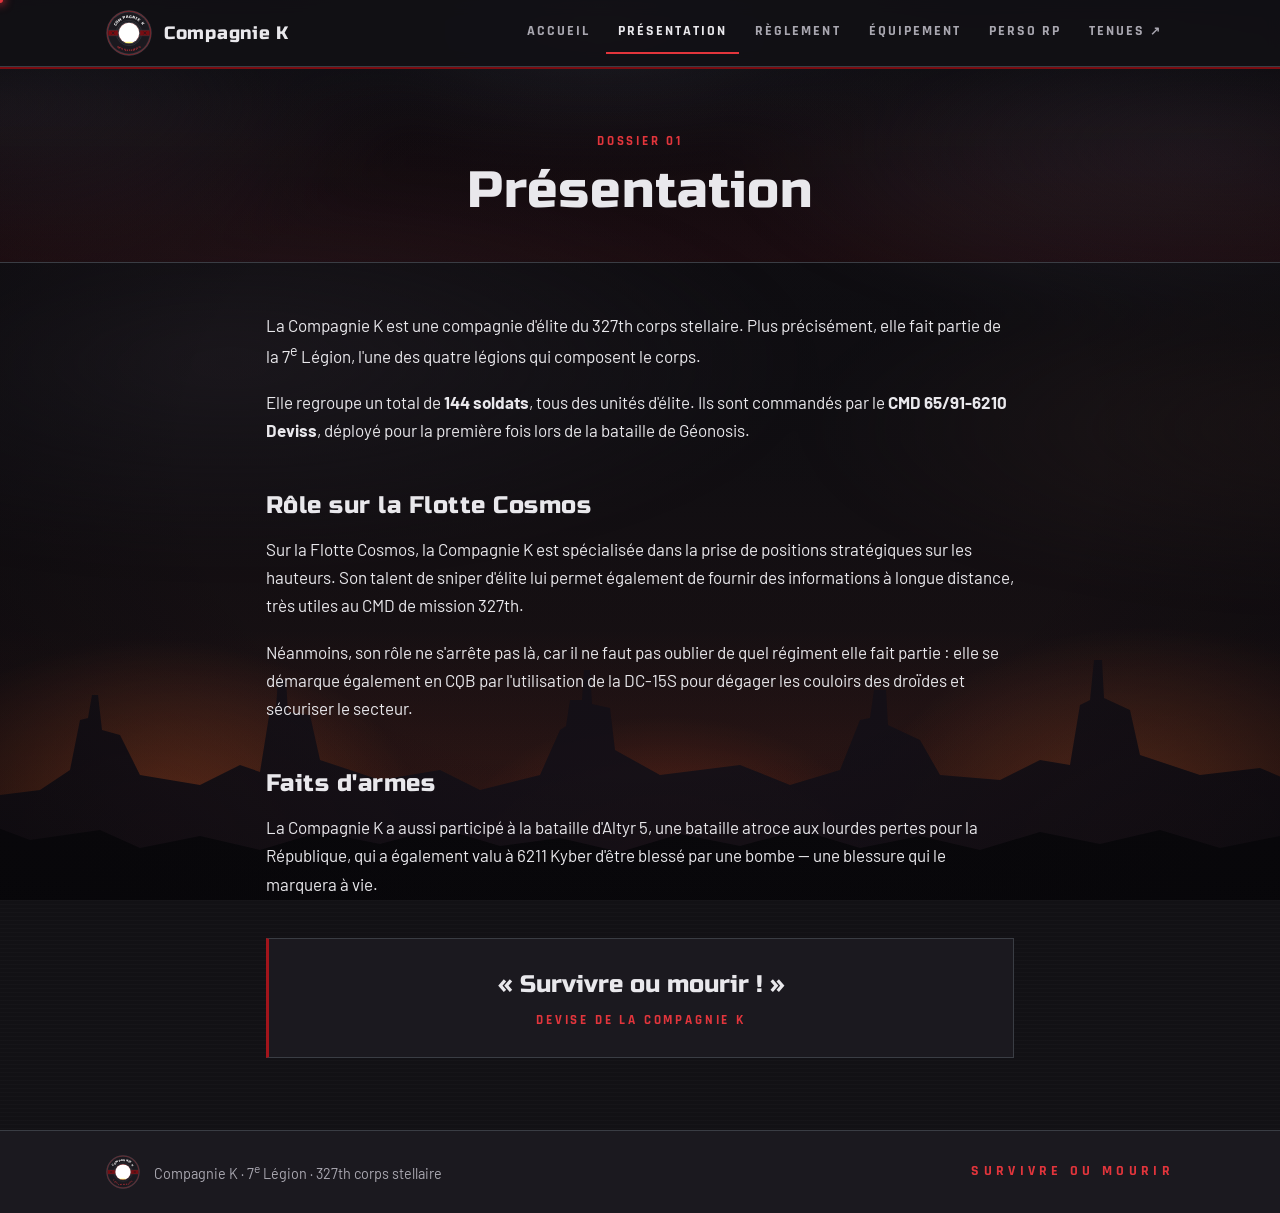
<file: presentation.html>
<!doctype html>
<html lang="fr">
<head>
  <meta charset="utf-8">
  <meta name="viewport" content="width=device-width, initial-scale=1">
  <title>Compagnie K — Présentation</title>
  <link rel="icon" href="https://i.imgur.com/tPme9rS.png">
  <link rel="preconnect" href="https://fonts.googleapis.com">
  <link rel="preconnect" href="https://fonts.gstatic.com" crossorigin>
  <link href="https://fonts.googleapis.com/css2?family=Barlow:wght@400;500;600&family=Rajdhani:wght@600;700&family=Russo+One&display=swap" rel="stylesheet">
  <link rel="stylesheet" href="style.css">
</head>
<body>
  <header class="site-header">
    <div class="inner">
      <a class="brand" href="index.html"><span class="ck-logo"></span><span>Compagnie K</span></a>
      <button class="nav-toggle" aria-expanded="false" aria-label="Menu">☰ Menu</button>
      <nav class="site-nav">
        <a href="index.html">Accueil</a>
        <a href="presentation.html" aria-current="page">Présentation</a>
        <a href="reglement.html">Règlement</a>
        <a href="equipement.html">Équipement</a>
        <a href="perso-rp.html">Perso RP</a>
        <a class="ext" href="https://lucasmasure.github.io/site-327th/tenues.html">Tenues</a>
      </nav>
    </div>
  </header>

  <main>
    <div class="page-head">
      <div class="label">Dossier 01</div>
      <h1>Présentation</h1>
    </div>

    <article class="container narrow prose">
      <p>La Compagnie K est une compagnie d'élite du 327th corps stellaire. Plus précisément, elle fait partie de la 7<sup>e</sup> Légion, l'une des quatre légions qui composent le corps.</p>
      <p>Elle regroupe un total de <strong>144 soldats</strong>, tous des unités d'élite. Ils sont commandés par le <strong>CMD 65/91-6210 Deviss</strong>, déployé pour la première fois lors de la bataille de Géonosis.</p>

      <h2>Rôle sur la Flotte Cosmos</h2>
      <p>Sur la Flotte Cosmos, la Compagnie K est spécialisée dans la prise de positions stratégiques sur les hauteurs. Son talent de sniper d'élite lui permet également de fournir des informations à longue distance, très utiles au CMD de mission 327th.</p>
      <p>Néanmoins, son rôle ne s'arrête pas là, car il ne faut pas oublier de quel régiment elle fait partie : elle se démarque également en CQB par l'utilisation de la DC-15S pour dégager les couloirs des droïdes et sécuriser le secteur.</p>

      <h2>Faits d'armes</h2>
      <p>La Compagnie K a aussi participé à la bataille d'Altyr 5, une bataille atroce aux lourdes pertes pour la République, qui a également valu à 6211 Kyber d'être blessé par une bombe — une blessure qui le marquera à vie.</p>

      <blockquote class="motto-quote">
        « Survivre ou mourir ! »
        <cite class="label">Devise de la Compagnie K</cite>
      </blockquote>
    </article>
  </main>

  <footer class="site-footer">
    <div class="inner">
      <span class="ck-logo"></span>
      <span>Compagnie K · 7<sup>e</sup> Légion · 327th corps stellaire</span>
      <span class="motto">Survivre ou mourir</span>
    </div>
  </footer>
  <script src="logo.js"></script>
</body>
</html>
</file>
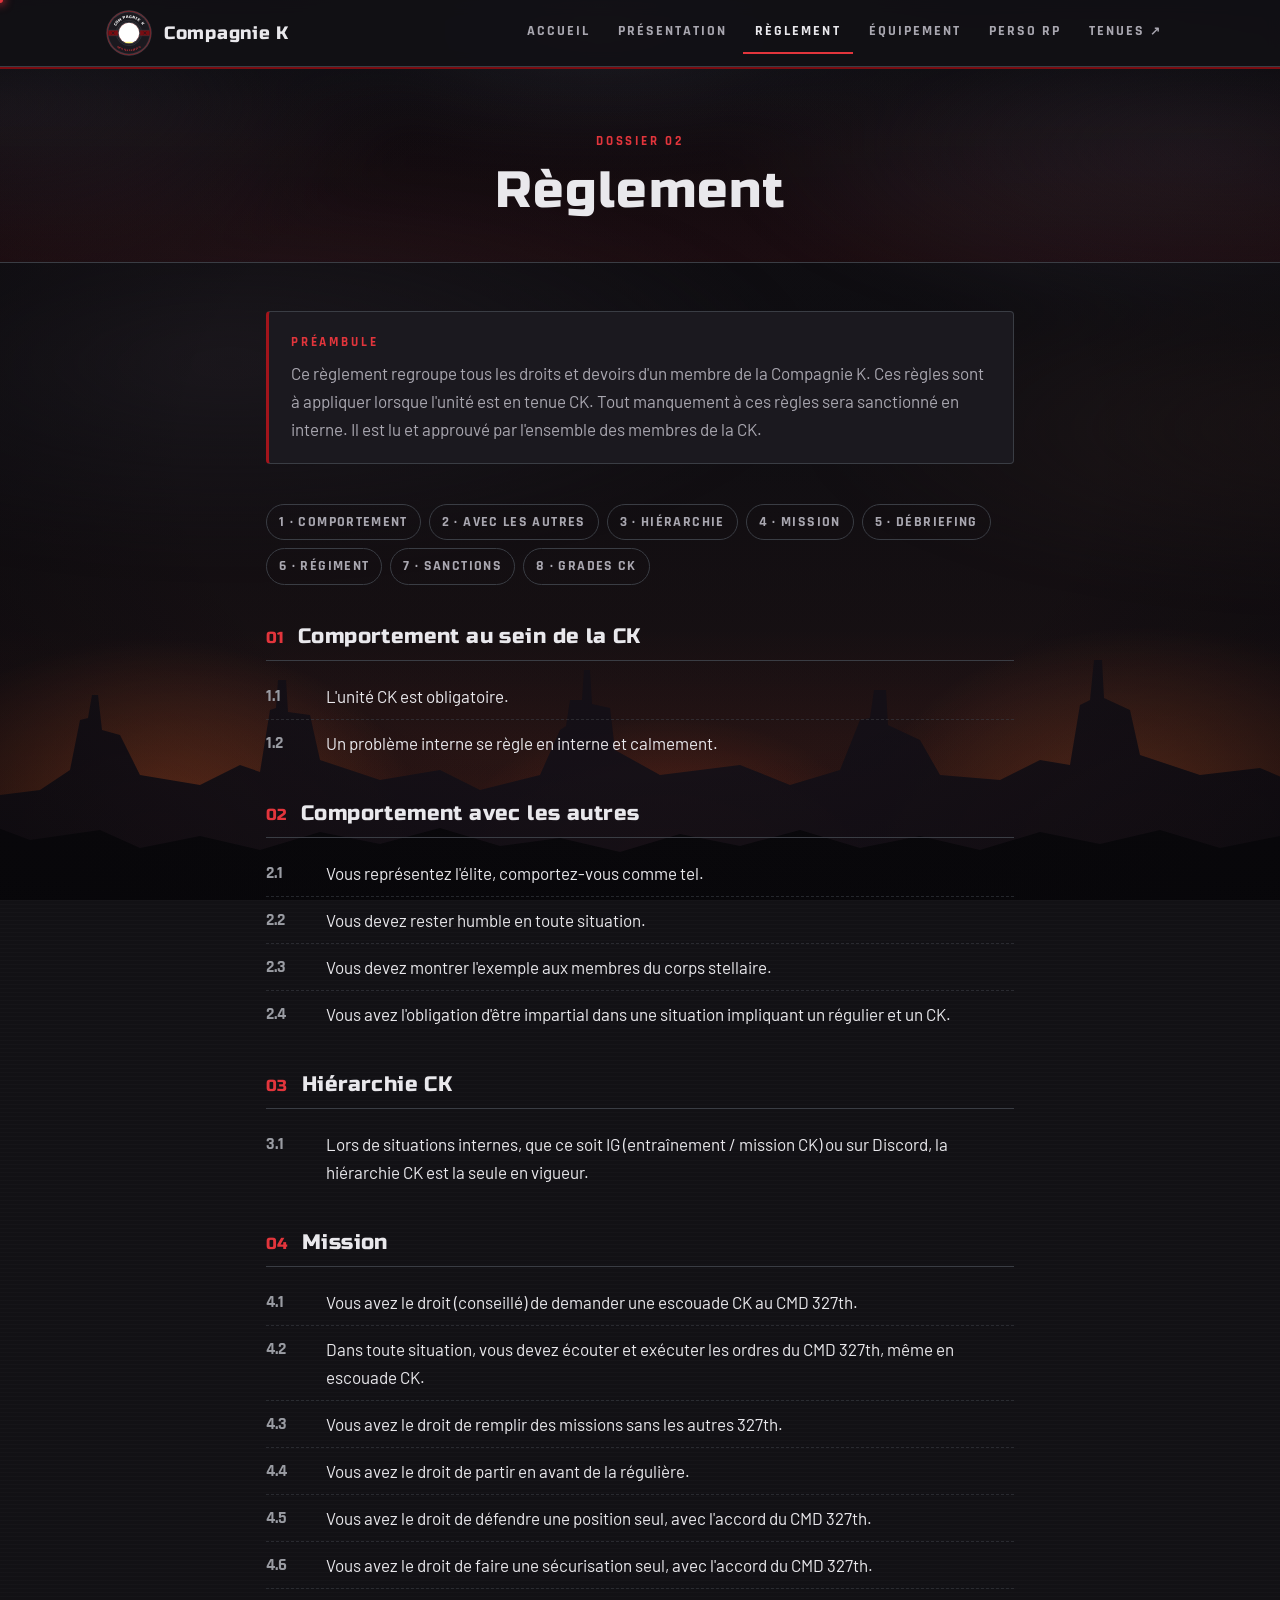
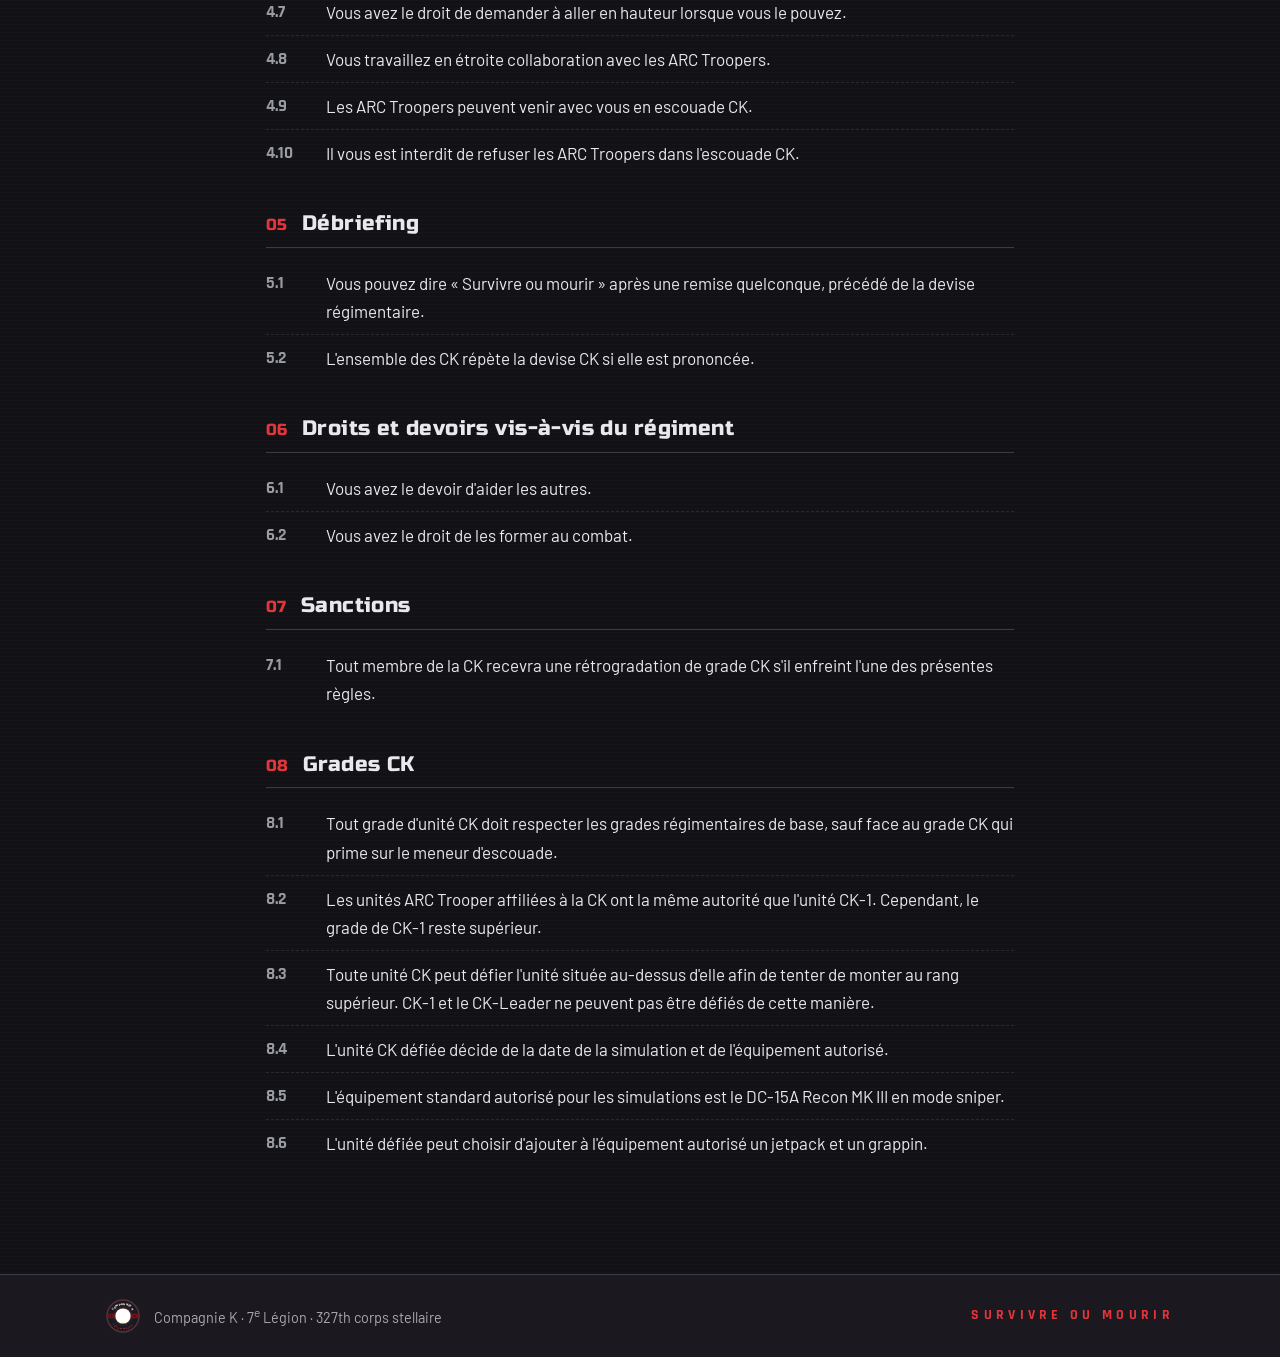
<file: reglement.html>
<!doctype html>
<html lang="fr">
<head>
  <meta charset="utf-8">
  <meta name="viewport" content="width=device-width, initial-scale=1">
  <title>Compagnie K — Règlement</title>
  <link rel="icon" href="https://i.imgur.com/tPme9rS.png">
  <link rel="preconnect" href="https://fonts.googleapis.com">
  <link rel="preconnect" href="https://fonts.gstatic.com" crossorigin>
  <link href="https://fonts.googleapis.com/css2?family=Barlow:wght@400;500;600&family=Rajdhani:wght@600;700&family=Russo+One&display=swap" rel="stylesheet">
  <link rel="stylesheet" href="style.css">
</head>
<body>
  <header class="site-header">
    <div class="inner">
      <a class="brand" href="index.html"><span class="ck-logo"></span><span>Compagnie K</span></a>
      <button class="nav-toggle" aria-expanded="false" aria-label="Menu">☰ Menu</button>
      <nav class="site-nav">
        <a href="index.html">Accueil</a>
        <a href="presentation.html">Présentation</a>
        <a href="reglement.html" aria-current="page">Règlement</a>
        <a href="equipement.html">Équipement</a>
        <a href="perso-rp.html">Perso RP</a>
        <a class="ext" href="https://lucasmasure.github.io/site-327th/tenues.html">Tenues</a>
      </nav>
    </div>
  </header>

  <main>
    <div class="page-head">
      <div class="label">Dossier 02</div>
      <h1>Règlement</h1>
    </div>

    <div class="container narrow">
      <div class="preamble">
        <div class="label">Préambule</div>
        <p>Ce règlement regroupe tous les droits et devoirs d'un membre de la Compagnie K. Ces règles sont à appliquer lorsque l'unité est en tenue CK. Tout manquement à ces règles sera sanctionné en interne. Il est lu et approuvé par l'ensemble des membres de la CK.</p>
      </div>

      <nav class="toc" aria-label="Sommaire">
        <a href="#a1">1 · Comportement</a>
        <a href="#a2">2 · Avec les autres</a>
        <a href="#a3">3 · Hiérarchie</a>
        <a href="#a4">4 · Mission</a>
        <a href="#a5">5 · Débriefing</a>
        <a href="#a6">6 · Régiment</a>
        <a href="#a7">7 · Sanctions</a>
        <a href="#a8">8 · Grades CK</a>
      </nav>

      <section class="article" id="a1">
        <h2><span class="num">01</span>Comportement au sein de la CK</h2>
        <ul class="rules">
          <li><b>1.1</b><span>L'unité CK est obligatoire.</span></li>
          <li><b>1.2</b><span>Un problème interne se règle en interne et calmement.</span></li>
        </ul>
      </section>

      <section class="article" id="a2">
        <h2><span class="num">02</span>Comportement avec les autres</h2>
        <ul class="rules">
          <li><b>2.1</b><span>Vous représentez l'élite, comportez-vous comme tel.</span></li>
          <li><b>2.2</b><span>Vous devez rester humble en toute situation.</span></li>
          <li><b>2.3</b><span>Vous devez montrer l'exemple aux membres du corps stellaire.</span></li>
          <li><b>2.4</b><span>Vous avez l'obligation d'être impartial dans une situation impliquant un régulier et un CK.</span></li>
        </ul>
      </section>

      <section class="article" id="a3">
        <h2><span class="num">03</span>Hiérarchie CK</h2>
        <ul class="rules">
          <li><b>3.1</b><span>Lors de situations internes, que ce soit IG (entraînement / mission CK) ou sur Discord, la hiérarchie CK est la seule en vigueur.</span></li>
        </ul>
      </section>

      <section class="article" id="a4">
        <h2><span class="num">04</span>Mission</h2>
        <ul class="rules">
          <li><b>4.1</b><span>Vous avez le droit (conseillé) de demander une escouade CK au CMD 327th.</span></li>
          <li><b>4.2</b><span>Dans toute situation, vous devez écouter et exécuter les ordres du CMD 327th, même en escouade CK.</span></li>
          <li><b>4.3</b><span>Vous avez le droit de remplir des missions sans les autres 327th.</span></li>
          <li><b>4.4</b><span>Vous avez le droit de partir en avant de la régulière.</span></li>
          <li><b>4.5</b><span>Vous avez le droit de défendre une position seul, avec l'accord du CMD 327th.</span></li>
          <li><b>4.6</b><span>Vous avez le droit de faire une sécurisation seul, avec l'accord du CMD 327th.</span></li>
          <li><b>4.7</b><span>Vous avez le droit de demander à aller en hauteur lorsque vous le pouvez.</span></li>
          <li><b>4.8</b><span>Vous travaillez en étroite collaboration avec les ARC Troopers.</span></li>
          <li><b>4.9</b><span>Les ARC Troopers peuvent venir avec vous en escouade CK.</span></li>
          <li><b>4.10</b><span>Il vous est interdit de refuser les ARC Troopers dans l'escouade CK.</span></li>
        </ul>
      </section>

      <section class="article" id="a5">
        <h2><span class="num">05</span>Débriefing</h2>
        <ul class="rules">
          <li><b>5.1</b><span>Vous pouvez dire « Survivre ou mourir » après une remise quelconque, précédé de la devise régimentaire.</span></li>
          <li><b>5.2</b><span>L'ensemble des CK répète la devise CK si elle est prononcée.</span></li>
        </ul>
      </section>

      <section class="article" id="a6">
        <h2><span class="num">06</span>Droits et devoirs vis-à-vis du régiment</h2>
        <ul class="rules">
          <li><b>6.1</b><span>Vous avez le devoir d'aider les autres.</span></li>
          <li><b>6.2</b><span>Vous avez le droit de les former au combat.</span></li>
        </ul>
      </section>

      <section class="article" id="a7">
        <h2><span class="num">07</span>Sanctions</h2>
        <ul class="rules">
          <li><b>7.1</b><span>Tout membre de la CK recevra une rétrogradation de grade CK s'il enfreint l'une des présentes règles.</span></li>
        </ul>
      </section>

      <section class="article" id="a8">
        <h2><span class="num">08</span>Grades CK</h2>
        <ul class="rules">
          <li><b>8.1</b><span>Tout grade d'unité CK doit respecter les grades régimentaires de base, sauf face au grade CK qui prime sur le meneur d'escouade.</span></li>
          <li><b>8.2</b><span>Les unités ARC Trooper affiliées à la CK ont la même autorité que l'unité CK-1. Cependant, le grade de CK-1 reste supérieur.</span></li>
          <li><b>8.3</b><span>Toute unité CK peut défier l'unité située au-dessus d'elle afin de tenter de monter au rang supérieur. CK-1 et le CK-Leader ne peuvent pas être défiés de cette manière.</span></li>
          <li><b>8.4</b><span>L'unité CK défiée décide de la date de la simulation et de l'équipement autorisé.</span></li>
          <li><b>8.5</b><span>L'équipement standard autorisé pour les simulations est le DC-15A Recon MK III en mode sniper.</span></li>
          <li><b>8.6</b><span>L'unité défiée peut choisir d'ajouter à l'équipement autorisé un jetpack et un grappin.</span></li>
        </ul>
      </section>
    </div>
  </main>

  <footer class="site-footer">
    <div class="inner">
      <span class="ck-logo"></span>
      <span>Compagnie K · 7<sup>e</sup> Légion · 327th corps stellaire</span>
      <span class="motto">Survivre ou mourir</span>
    </div>
  </footer>
  <script src="logo.js"></script>
</body>
</html>
</file>
<file: style.css>
/* Compagnie K — thème tiré du logo : anthracite, gris acier, cramoisi */
:root {
  --bg: #121115;
  --bg-2: #1b191f;
  --panel: #201e25;
  --steel: #3a3d44;
  --steel-light: #9a9ca3;
  --crimson: #a3141b;
  --crimson-dark: #7a0c11;
  --red: #e2353c;
  --text: #e9e8ec;
  --muted: #a9a7b0;
  --radius: 4px;
  --max: 1100px;
}

* { box-sizing: border-box; }
html { scroll-behavior: smooth; }
body {
  margin: 0;
  background-color: var(--bg);
  background-image:
    radial-gradient(1200px 600px at 50% -10%, rgba(163, 20, 27, .18), transparent 70%),
    repeating-linear-gradient(0deg, rgba(255,255,255,.015) 0 1px, transparent 1px 4px);
  color: var(--text);
  font-family: "Barlow", system-ui, sans-serif;
  font-size: 17px;
  line-height: 1.65;
  min-height: 100vh;
  display: flex;
  flex-direction: column;
}
main { flex: 1; }
a { color: var(--red); }
h1, h2, h3 { font-family: "Russo One", sans-serif; font-weight: 400; line-height: 1.2; letter-spacing: .02em; }
.label {
  font-family: "Rajdhani", sans-serif; font-weight: 700; text-transform: uppercase;
  letter-spacing: .22em; font-size: .8rem; color: var(--red);
}
.ck-logo { display: inline-block; line-height: 0; }
.ck-logo svg { width: 100%; height: 100%; display: block; }

/* ---------- En-tête ---------- */
.site-header {
  position: sticky; top: 0; z-index: 10;
  background: rgba(18, 17, 21, .92);
  backdrop-filter: blur(8px);
  border-bottom: 1px solid var(--steel);
  box-shadow: 0 2px 0 var(--crimson-dark);
}
.site-header .inner {
  max-width: var(--max); margin: 0 auto; padding: 10px 16px;
  display: flex; align-items: center; gap: 16px;
}
.brand { display: flex; align-items: center; gap: 12px; text-decoration: none; color: var(--text); }
.brand .ck-logo { width: 46px; height: 46px; }
.brand span:last-child { font-family: "Russo One", sans-serif; font-size: 1.15rem; letter-spacing: .04em; }
.site-nav { margin-left: auto; display: flex; gap: 4px; flex-wrap: wrap; }
.site-nav a {
  font-family: "Rajdhani", sans-serif; font-weight: 700; text-transform: uppercase;
  letter-spacing: .14em; font-size: .9rem;
  color: var(--muted); text-decoration: none;
  padding: 8px 12px; border-bottom: 2px solid transparent;
  transition: color .15s, border-color .15s;
}
.site-nav a:hover { color: var(--text); border-color: var(--steel-light); }
.site-nav a[aria-current="page"] { color: var(--text); border-color: var(--red); }
.site-nav a.ext::after { content: " ↗"; font-size: .8em; }
.nav-toggle {
  display: none; margin-left: auto;
  background: none; border: 1px solid var(--steel); color: var(--text);
  border-radius: var(--radius); padding: 6px 10px; font: inherit; cursor: pointer;
}

/* ---------- Bandeau de page ---------- */
.page-head {
  text-align: center; padding: 64px 16px 40px;
  border-bottom: 1px solid var(--steel);
  background: linear-gradient(180deg, transparent, rgba(122, 12, 17, .12));
}
.page-head h1 { font-size: clamp(2rem, 5vw, 3.2rem); margin: 8px 0 0; }
.page-head p { color: var(--muted); max-width: 640px; margin: 12px auto 0; }

.container { max-width: var(--max); margin: 0 auto; padding: 48px 16px 72px; }
.narrow { max-width: 780px; }

/* Séparateur reprenant le bandeau du logo */
.bar {
  display: flex; align-items: center; gap: 14px; margin: 0 auto;
  max-width: 340px; color: var(--steel-light);
}
.bar::before, .bar::after { content: ""; flex: 1; height: 3px; background: var(--crimson); }
.bar span { font-weight: 700; font-size: 1.1rem; }

/* ---------- Accueil ---------- */
.hero { text-align: center; padding: 88px 16px 64px; position: relative; }
.hero h1 { font-size: clamp(2.4rem, 7vw, 4.4rem); margin: 0 0 6px; }

/* ---------- Arrière-plan animé (accueil uniquement) ---------- */
/* Le fond commence sous l'en-tête pour ne jamais masquer la tête des clones */
.home-bg { position: fixed; inset: 67px 0 0; z-index: -1; overflow: hidden; background: var(--bg); }
.home-bg > div { position: absolute; inset: 0; }
.home-bg .home-bg-img {
  /* zoom limité, ancré en haut à gauche : le droïde de gauche et les casques restent dans le cadre */
  transform-origin: 12% 12%;
  animation: ck-kenburns 45s ease-in-out infinite alternate;
  will-change: transform;
}
/* Équivalent de « background-size: cover; background-position: 30% 18% »
   mais avec des éléments positionnables en % de l'image */
.home-bg-stage {
  position: absolute; left: 30%; top: 18%;
  width: max(100vw, (100vh - 67px) * 1792 / 1008);
  aspect-ratio: 1792 / 1008;
  transform: translate(-30%, -18%);
}
.home-bg-photo { position: absolute; inset: 0; width: 100%; height: 100%; display: block; }
.home-bg-fx { position: absolute; inset: 0; width: 100%; height: 100%; overflow: visible; pointer-events: none; }

/* Droïdes au loin : pieds posés sur l'horizon (--x / --y = point d'appui en % de l'image) */
.droid {
  position: absolute; left: var(--x); top: var(--y);
  height: var(--h); aspect-ratio: 520 / 1050;
  transform: translate(-49%, -99.4%);
}
.droid img {
  width: 100%; height: 100%; display: block;
  transform-origin: 49% 99.4%;
  /* fondu dans la scène : assombri, brume chaude, contre-jour des incendies */
  filter: brightness(.42) saturate(.55) sepia(.35) contrast(1.1) blur(.35px)
          drop-shadow(0 0 3px rgba(255, 110, 40, .35));
  /* le bas des pieds se fond dans les gravats */
  -webkit-mask-image: linear-gradient(to top, transparent 0, #000 4%);
          mask-image: linear-gradient(to top, transparent 0, #000 4%);
  animation: ck-droid-sway 1.8s ease-in-out infinite;
  animation-delay: var(--d);
}
/* Poussière soulevée au ras du sol, devant les pieds */
.droid::before {
  content: ""; position: absolute; z-index: 1; left: 50%; bottom: -3%;
  width: 160%; height: 9%; transform: translateX(-50%);
  background: radial-gradient(closest-side, rgba(60, 45, 38, .8), transparent);
  filter: blur(1px);
}
.droid.flip img { scale: -1 1; }
/* Ombre de contact sous le pied d'appui */
.droid::after {
  content: ""; position: absolute; z-index: -1; left: 49%; bottom: -2%;
  width: 140%; height: 7%; transform: translateX(-50%);
  background: radial-gradient(closest-side, rgba(0, 0, 0, .9), transparent);
  animation: ck-droid-shadow 1.8s ease-in-out infinite;
  animation-delay: var(--d);
}
@keyframes ck-droid-sway {
  0%, 100% { transform: rotate(-1.6deg) scaleY(1); }
  50% { transform: rotate(1.6deg) scaleY(.985); }
}
@keyframes ck-droid-shadow {
  0%, 100% { transform: translateX(-56%); }
  50% { transform: translateX(-44%); }
}
.home-bg-fire {
  background:
    radial-gradient(28% 32% at 5% 38%, rgba(255, 110, 30, .45), transparent 70%),
    radial-gradient(26% 30% at 95% 44%, rgba(255, 110, 30, .4), transparent 70%),
    radial-gradient(40% 18% at 60% 50%, rgba(255, 90, 20, .18), transparent 70%);
  mix-blend-mode: screen;
  animation: ck-flicker 2.6s ease-in-out infinite;
}
.home-bg-flash {
  background: radial-gradient(45% 35% at 62% 8%, rgba(190, 205, 255, .55), transparent 70%);
  mix-blend-mode: screen; opacity: 0;
  animation: ck-lightning 11s linear infinite 3s;
}
.home-bg-shade {
  background:
    linear-gradient(180deg, rgba(18, 17, 21, .55) 0%, rgba(18, 17, 21, .15) 30%, rgba(18, 17, 21, .35) 60%, rgba(18, 17, 21, .95) 100%),
    radial-gradient(ellipse at center, transparent 45%, rgba(10, 9, 12, .7) 100%);
}
.home-bg-dim { background: var(--bg); opacity: 0; }
.ember {
  position: absolute; bottom: -12px; border-radius: 50%;
  background: #ffc27a; box-shadow: 0 0 6px 2px rgba(255, 110, 30, .75);
  opacity: 0; animation: ck-rise linear infinite;
}
@keyframes ck-kenburns {
  from { transform: scale(1); }
  to   { transform: scale(1.06); }
}
@keyframes ck-flicker {
  0%, 100% { opacity: .6; }
  15% { opacity: .85; } 30% { opacity: .55; } 45% { opacity: .95; }
  60% { opacity: .65; } 80% { opacity: .9; }
}
@keyframes ck-lightning {
  0%, 88%, 100% { opacity: 0; }
  89% { opacity: .9; } 90% { opacity: .1; } 91.5% { opacity: .7; } 94% { opacity: 0; }
}
@keyframes ck-rise {
  0%   { transform: translate3d(0, 0, 0); opacity: 0; }
  10%  { opacity: 1; }
  70%  { opacity: .8; }
  100% { transform: translate3d(var(--dx, 0), -75vh, 0); opacity: 0; }
}

.home .hero {
  min-height: calc(100vh - 67px); min-height: calc(100svh - 67px);
  display: flex; flex-direction: column; justify-content: flex-end; padding-bottom: 10vh;
}
.home .hero h1 { text-shadow: 0 4px 30px rgba(0, 0, 0, .9), 0 0 2px rgba(0, 0, 0, .8); }
.home .hero .motto, .home .hero p.intro { text-shadow: 0 2px 12px rgba(0, 0, 0, .95); }
.home .hero p.intro { color: #d4d2da; }
.home .stats { background: rgba(27, 25, 31, .82); backdrop-filter: blur(6px); }
.home .section-title h2 { text-shadow: 0 2px 16px rgba(0, 0, 0, .9); }

@media (prefers-reduced-motion: reduce) {
  .home-bg .home-bg-img, .home-bg-fire, .home-bg-flash,
  .droid img, .droid::after { animation: none; }
  .home-bg-embers { display: none; }
}
.hero .motto {
  font-family: "Rajdhani", sans-serif; font-weight: 700; text-transform: uppercase;
  letter-spacing: .4em; color: var(--red); font-size: clamp(.95rem, 2.4vw, 1.2rem);
}
.hero p.intro { color: var(--muted); max-width: 620px; margin: 22px auto 0; }

.stats {
  display: grid; grid-template-columns: repeat(4, 1fr);
  border: 1px solid var(--steel); background: var(--bg-2);
  max-width: var(--max); margin: 0 auto;
}
.stats div { padding: 22px 16px; text-align: center; border-left: 1px solid var(--steel); }
.stats div:first-child { border-left: 0; }
.stats strong { display: block; font-family: "Russo One", sans-serif; font-size: 1.7rem; font-weight: 400; color: var(--text); }
.stats span { font-family: "Rajdhani", sans-serif; text-transform: uppercase; letter-spacing: .15em; font-size: .8rem; color: var(--muted); font-weight: 600; }

.grid { display: grid; grid-template-columns: repeat(auto-fill, minmax(240px, 1fr)); gap: 16px; }
.grid-3 { grid-template-columns: repeat(3, 1fr); }
@media (max-width: 960px) { .grid-3 { grid-template-columns: repeat(2, 1fr); } }
@media (max-width: 560px) { .grid-3 { grid-template-columns: 1fr; } }
.card {
  background: var(--panel); border: 1px solid var(--steel); border-radius: var(--radius);
  padding: 22px; position: relative; overflow: hidden;
}
.card::before {
  content: ""; position: absolute; left: 0; top: 0; bottom: 0; width: 3px; background: var(--crimson);
}
a.card { text-decoration: none; color: var(--text); transition: border-color .15s, transform .15s; }
a.card:hover { border-color: var(--steel-light); transform: translateY(-2px); }
a.card:hover h3 { color: var(--red); }
.card-media {
  overflow: hidden;
  height: 180px; margin: -22px -22px 18px; padding: 18px;
  display: flex; align-items: center; justify-content: center;
  background: radial-gradient(circle at 50% 60%, rgba(163, 20, 27, .22), transparent 70%), var(--bg-2);
  border-bottom: 1px solid var(--steel);
}
.card-media img {
  max-width: 100%; max-height: 100%; object-fit: contain;
  filter: drop-shadow(0 6px 14px rgba(0, 0, 0, .6));
}
.card-media img.fill { width: 100%; height: 100%; object-fit: cover; transform: scale(1.35); }
.card h3 { margin: 6px 0 8px; font-size: 1.2rem; transition: color .15s; }
.card p { margin: 0; color: var(--muted); font-size: .97rem; }

.section-title { text-align: center; margin: 0 0 28px; }
.section-title h2 { margin: 6px 0 0; font-size: 1.8rem; }

/* ---------- Texte courant ---------- */
.prose p { margin: 0 0 1.1em; }
.prose h2 { font-size: 1.5rem; margin: 2em 0 .6em; }
blockquote.motto-quote {
  margin: 40px 0 0; padding: 26px; text-align: center;
  border: 1px solid var(--steel); border-left: 3px solid var(--crimson); background: var(--bg-2);
  font-family: "Russo One", sans-serif; font-size: 1.5rem; color: var(--text);
}
blockquote.motto-quote cite { display: block; margin-top: 6px; font-style: normal; }

/* ---------- Règlement ---------- */
.preamble {
  background: var(--bg-2); border: 1px solid var(--steel); border-left: 3px solid var(--crimson);
  padding: 20px 22px; margin-bottom: 40px; border-radius: var(--radius);
}
.preamble p { margin: 6px 0 0; color: var(--muted); }
.toc { display: flex; flex-wrap: wrap; gap: 8px; margin-bottom: 40px; }
.toc a {
  font-family: "Rajdhani", sans-serif; font-weight: 700; font-size: .85rem; letter-spacing: .1em;
  text-transform: uppercase; text-decoration: none; color: var(--muted);
  border: 1px solid var(--steel); padding: 6px 12px; border-radius: 999px;
}
.toc a:hover { color: var(--text); border-color: var(--red); }
.article { margin-bottom: 36px; scroll-margin-top: 90px; }
.article h2 {
  display: flex; align-items: baseline; gap: 14px; font-size: 1.3rem; margin: 0 0 12px;
  padding-bottom: 10px; border-bottom: 1px solid var(--steel);
}
.article h2 .num { color: var(--red); font-size: 1rem; }
.rules { list-style: none; margin: 0; padding: 0; }
.rules li { display: grid; grid-template-columns: 52px 1fr; gap: 8px; padding: 9px 0; border-bottom: 1px dashed rgba(58, 61, 68, .6); }
.rules li:last-child { border-bottom: 0; }
.rules b { font-family: "Rajdhani", sans-serif; color: var(--steel-light); font-weight: 700; }

/* ---------- Perso RP ---------- */
.dossier { margin-bottom: 40px; scroll-margin-top: 90px; }
.dossier header {
  display: flex; align-items: center; gap: 18px; flex-wrap: wrap;
  padding: 18px 22px; background: var(--bg-2); border: 1px solid var(--steel); border-bottom: 3px solid var(--crimson);
  border-radius: var(--radius) var(--radius) 0 0;
}
.dossier .matricule {
  font-family: "Rajdhani", sans-serif; font-weight: 700; font-size: 1rem; letter-spacing: .1em;
  color: var(--bg); background: var(--steel-light); padding: 2px 10px; border-radius: 2px;
}
.dossier h2 { margin: 0; font-size: 1.6rem; }
.dossier .role { margin-left: auto; }
.dossier .body { padding: 24px 22px 8px; border: 1px solid var(--steel); border-top: 0; background: var(--panel); border-radius: 0 0 var(--radius) var(--radius); }

/* Portrait à gauche de la présentation */
.has-portrait { display: grid; grid-template-columns: 240px 1fr; gap: 26px; align-items: start; }
.portrait {
  margin: 0 0 16px; position: sticky; top: 90px;
  border: 1px solid var(--steel); border-left: 3px solid var(--crimson); border-radius: var(--radius);
  overflow: hidden; background: var(--bg-2);
  box-shadow: 0 10px 30px rgba(0, 0, 0, .45);
}
.portrait img { display: block; width: 100%; height: auto; }
@media (max-width: 640px) {
  .has-portrait { grid-template-columns: 1fr; }
  .portrait { position: static; max-width: 280px; margin: 0 auto 20px; }
}

/* ---------- Décor des pages intérieures ---------- */
.page-bg {
  position: fixed; inset: 0; z-index: -1; overflow: hidden; pointer-events: none;
  background: linear-gradient(180deg, #0c0b0f 0%, #121014 45%, #1d1214 78%, #24130f 100%);
}
.page-bg > * { position: absolute; inset: 0; }
/* Nuages d'orage qui dérivent lentement */
.pb-clouds {
  inset: -10% -30%;
  background:
    radial-gradient(30% 22% at 18% 18%, rgba(80, 76, 90, .55), transparent 70%),
    radial-gradient(26% 18% at 48% 10%, rgba(72, 70, 84, .5), transparent 70%),
    radial-gradient(34% 24% at 78% 22%, rgba(78, 72, 86, .52), transparent 70%),
    radial-gradient(40% 26% at 30% 42%, rgba(52, 44, 52, .55), transparent 70%),
    radial-gradient(38% 22% at 85% 48%, rgba(70, 44, 38, .5), transparent 70%);
  filter: blur(18px);
  animation: pb-drift 90s ease-in-out infinite alternate;
}
/* Éclair diffus, rare */
.pb-flash {
  background: radial-gradient(40% 30% at 30% 12%, rgba(180, 195, 255, .28), transparent 70%);
  opacity: 0; mix-blend-mode: screen;
  animation: ck-lightning 17s linear infinite 6s;
}
/* Lueur des incendies sur l'horizon */
.pb-glow {
  background:
    radial-gradient(30% 30% at 12% 92%, rgba(255, 100, 30, .5), transparent 70%),
    radial-gradient(24% 22% at 52% 95%, rgba(255, 80, 20, .3), transparent 70%),
    radial-gradient(32% 32% at 90% 92%, rgba(255, 105, 35, .45), transparent 70%),
    linear-gradient(0deg, rgba(120, 30, 15, .35) 0%, transparent 30%);
  mix-blend-mode: screen;
  animation: ck-flicker 3.2s ease-in-out infinite;
}
.pb-ruins { top: auto; height: min(34vh, 300px); width: 100%; }
.pb-ruins .far { fill: #17111a; opacity: .95; }
.pb-ruins .near { fill: #08070a; }
/* Assombrit le centre pour la lecture */
.pb-shade {
  background:
    linear-gradient(180deg, rgba(12, 11, 15, .25) 0%, rgba(12, 11, 15, .45) 50%, rgba(12, 11, 15, .15) 100%),
    radial-gradient(ellipse at center, transparent 50%, rgba(6, 5, 8, .6) 100%);
}
@keyframes pb-drift {
  from { transform: translate3d(0, 0, 0); }
  to   { transform: translate3d(-12%, 2%, 0); }
}
@media (prefers-reduced-motion: reduce) {
  .pb-clouds, .pb-flash, .pb-glow { animation: none; }
}

/* ---------- Curseur de visée ---------- */
html.ck-cursor-on, html.ck-cursor-on * { cursor: none !important; }
.ck-cursor {
  position: fixed; left: 0; top: 0; z-index: 9999; pointer-events: none;
  transition: opacity .2s;
}
html.ck-cursor-out .ck-cursor { opacity: 0; }
.ck-cursor-dot {
  width: 6px; height: 6px; margin: -3px 0 0 -3px; border-radius: 50%;
  background: var(--red); box-shadow: 0 0 8px 2px rgba(226, 53, 60, .7);
}
.ck-cursor-ring { width: 38px; height: 38px; margin: -19px 0 0 -19px; color: var(--red); }
.ck-cursor-ring svg {
  width: 100%; height: 100%; display: block; overflow: visible;
  filter: drop-shadow(0 0 4px rgba(226, 53, 60, .6));
  opacity: .85;
  transition: transform .25s ease, opacity .2s, color .2s;
}
/* Sur un lien ou un bouton : la mire se verrouille (rotation + agrandissement) */
.ck-cursor-ring.is-hover svg { transform: scale(1.45) rotate(45deg); opacity: 1; color: #ff5a60; }
.ck-cursor-ring.is-down svg { transform: scale(.7) rotate(90deg); opacity: 1; }
.ck-cursor-ring.is-hover.is-down svg { transform: scale(1.1) rotate(90deg); }

/* ---------- Pied de page ---------- */
.site-footer { border-top: 1px solid var(--steel); background: var(--bg-2); }
.site-footer .inner {
  max-width: var(--max); margin: 0 auto; padding: 24px 16px;
  display: flex; align-items: center; gap: 14px; flex-wrap: wrap; color: var(--muted); font-size: .9rem;
}
.site-footer .ck-logo { width: 34px; height: 34px; }
.site-footer .motto { margin-left: auto; font-family: "Rajdhani", sans-serif; font-weight: 700; letter-spacing: .3em; text-transform: uppercase; color: var(--red); }

/* ---------- Mobile ---------- */
@media (max-width: 860px) {
  .nav-toggle { display: block; }
  .site-nav {
    display: none; position: absolute; left: 0; right: 0; top: 100%;
    flex-direction: column; background: var(--bg); border-bottom: 1px solid var(--steel); padding: 8px 16px;
  }
  .nav-open .site-nav { display: flex; }
  .site-nav a { border-bottom: 0; border-left: 2px solid transparent; }
  .site-nav a[aria-current="page"] { border-left-color: var(--red); }
  .stats { grid-template-columns: repeat(2, 1fr); }
  .stats div:nth-child(3) { border-left: 0; }
  .stats div:nth-child(n+3) { border-top: 1px solid var(--steel); }
  .dossier .role { margin-left: 0; width: 100%; }
}
@media (max-width: 480px) {
  .rules li { grid-template-columns: 44px 1fr; }
  .site-footer .motto { margin-left: 0; }
}
</file>
